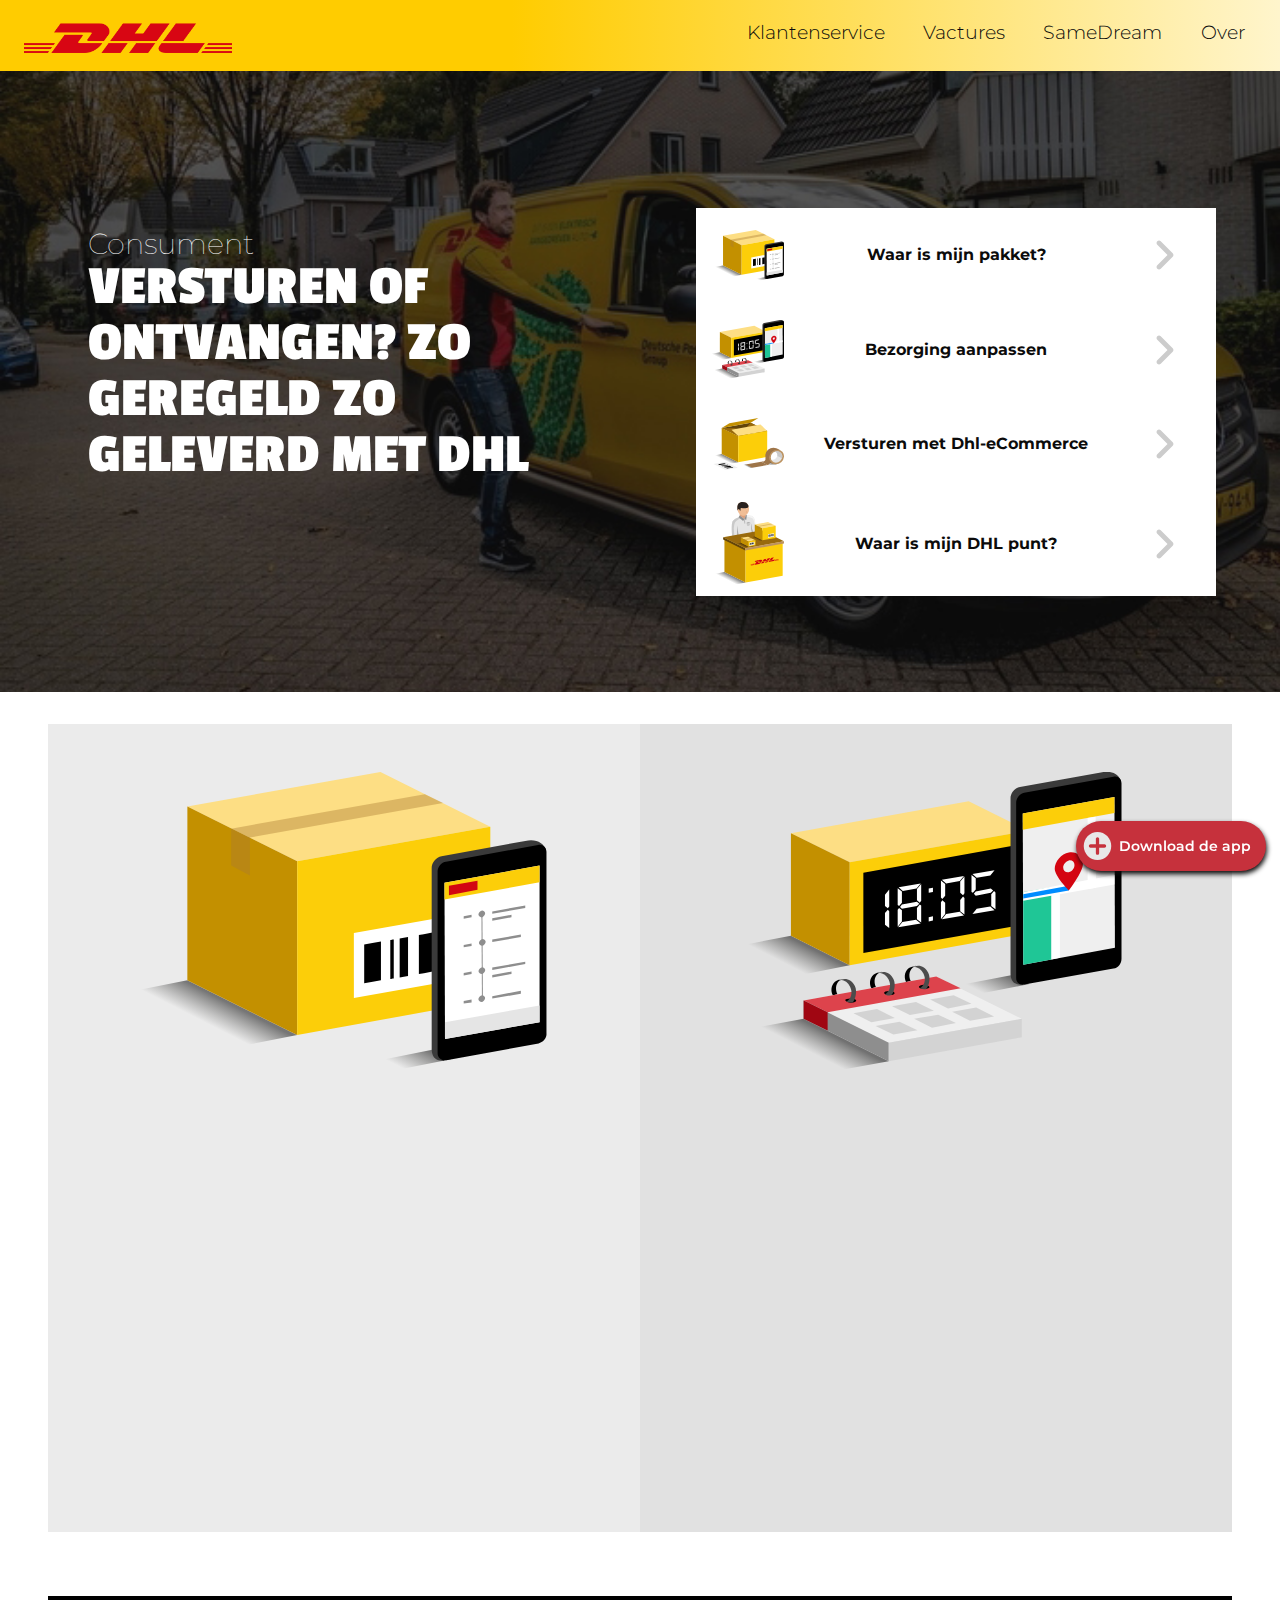
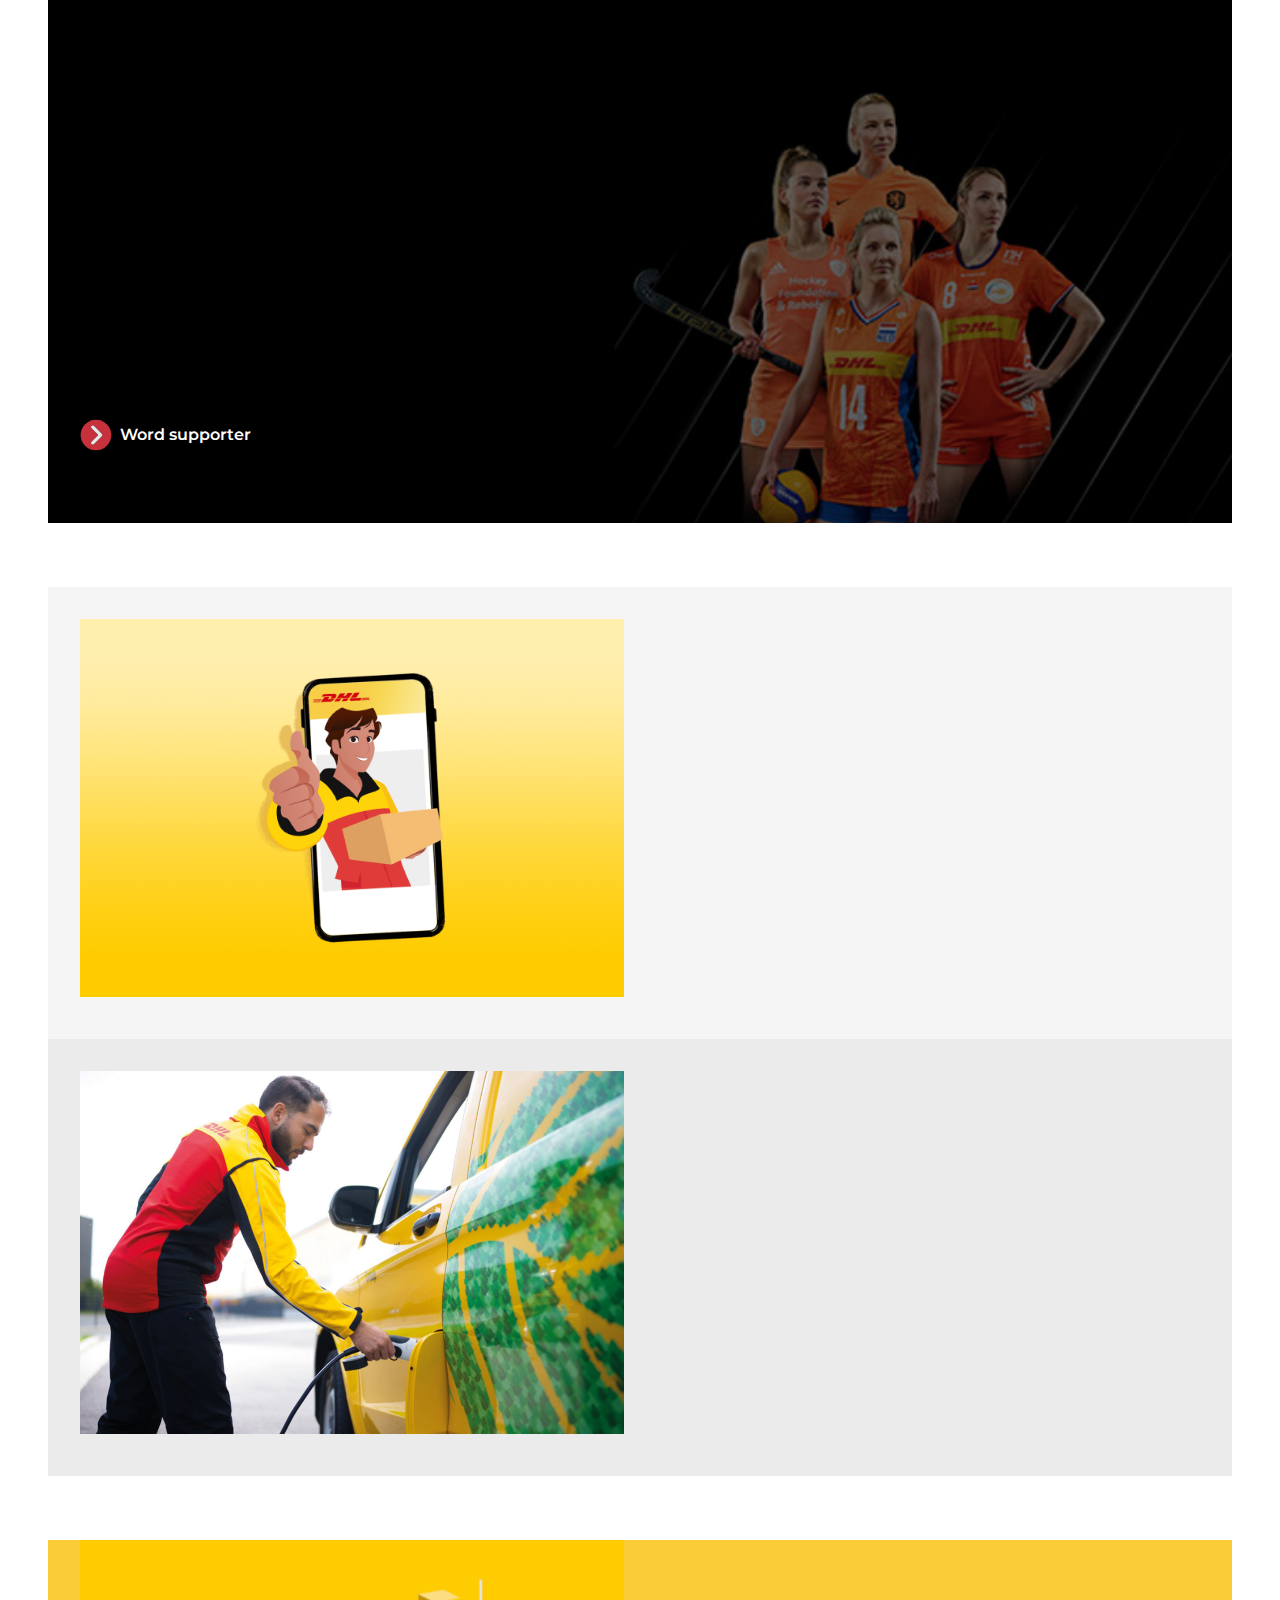
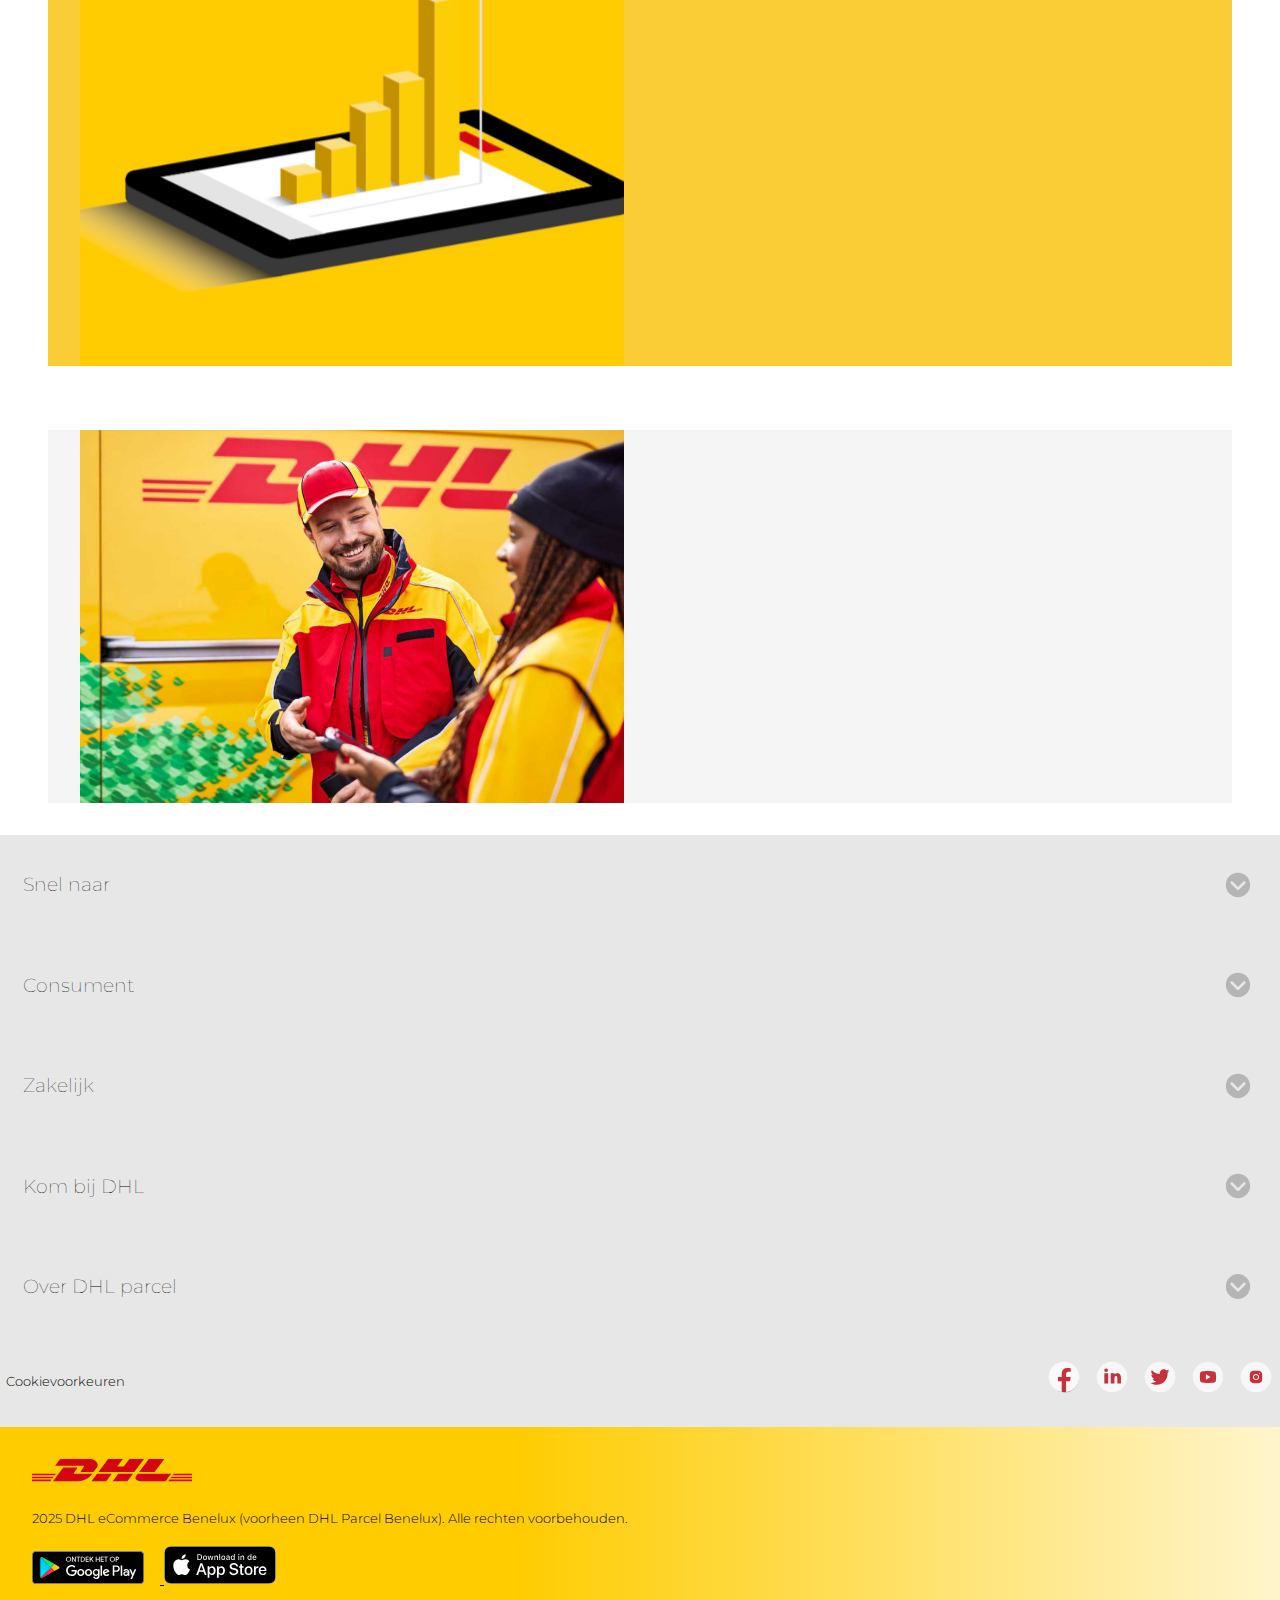
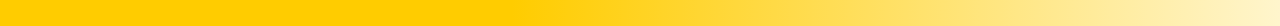
<file: index.html>
<!doctype html>
<html lang="nl">

<head>
    <meta charset="UTF-8">
    <meta name="author" content="Carmen Brands">
    <meta name="viewport" content="width=device-width, initial-scale=1.0">
    <title>DHL-Parcel</title>
    <link href="styles/style.css" rel="stylesheet">
	<link rel="stylesheet" href="styles/algemeen.css">
    <link rel="icon" type="image/svg+xml" href="images/favicon.svg">
</head>

<body>
    <header>
        <nav>
			<a href="trackentrace.html"><img class="logo" src="./images/logo.png" alt="Logo van DHL"></a>
			<img class="openMenu" src="./images/menu.svg" alt="hamburger menu openen">
			<ul class="mainMenu">
				<li> <a href="trackentrace.html"> Klantenservice</a></li>
				<li> <a href="trackentrace.html"> Vactures </a></li>
				<li> <a href="trackentrace.html"> SameDream </a></li>
				<li> <a href="trackentrace.html"> Over </a></li>
				<li><img class="closeMenu" src="./images/menu-sluit.svg" alt="hamburger menu sluiten"></li>
			</ul>		
		</nav>
    </header>

    <main>
        <section>
            <article class="hidden">
                <h3>Consument</h3>
                <h1>Versturen of ontvangen? Zo geregeld zo geleverd met DHL</h1>
            </article>
            <ul>
                <li>
                    <a href="trackentrace.html">
                        <img src="images/pagina1/roll.svg" alt="Waar is mijn pakket?">
                        <h4>Waar is mijn pakket?</h4>
                        <img src="images/button-rechts-grijs.svg" alt="Lees meer">
                    </a>
                </li>
				<li>
                    <a href="trackentrace.html">
                        <img src="images/pagina1/delivery-options.svg" alt="Bezorging aanpassen">
                        <h4>Bezorging aanpassen</h4>
                        <img src="images/button-rechts-grijs.svg" alt="Lees meer">
                    </a>
                </li>
                <li>
                    <a href="trackentrace.html">
                        <img src="images/pagina1/pack.svg" alt="Versturen">
                        <h4>Versturen met Dhl-eCommerce</h4>
                        <img src="images/button-rechts-grijs.svg" alt="Lees meer">
                    </a>
                </li>
                <li>
                    <a href="trackentrace.html">
                        <img src="images/pagina1/packing.svg" alt="Waar is mijn DHL punt?">
                        <h4>Waar is mijn DHL punt?</h4>
                        <img src="images/button-rechts-grijs.svg" alt="Lees meer">
                    </a>
                </li>
            </ul>
        </section>

        <section>
			<article>
				<a href="trackentrace.html"><img src="images/roll.svg" alt="Volg je pakket"></a>
			</article>
			<article class="hidden">
				<h2>VOLG JE PAKKET OP DE VOET</h2>
				<p>Of je nu een bestelling uit Parijs verwacht of een cadeautje uit Enschede: via track en trace weet je altijd precies waar je pakket is en wanneer je m kunt verwachten.</p>
				<a href="trackentrace.html"><img src="images/button-rechts.svg" alt="">Ontdek waar je pakket nu is</a>
			</article>
		</section>

		<section>
			<article>
				<a href="trackentrace.html"><img src="images/delivery-options.svg" alt="Volg je pakket"></a>
			</article>
			<article class="hidden">
				<h2>BEZORGING WIJZIGEN</h2>
				<p>Komt het moment dat we langskomen niet goed uit? Of heb je onze bezorger gemist en een gele kaart op je deurmat gevonden? Kies zelf waar en wanneer je jouw pakket ontvangt.</p>
				<a href="trackentrace.html"><img src="images/button-rechts.svg" alt="">Maak nieuwe bezorgafspraak</a>
			</article>
		</section>

		<section>
			<article class="hidden">
				<h3>Trotse sponsor</h3>
				<h2>WORD OOK SUPPORTER VAN ONZE ORANJEVROUWEN</h2>
				<p>DHL is trotse sponsor en logistiek partner van onze nationale vrouwenteams in voetbal, hockey, handbal en volleybal. Samen delen we één droom: de absolute top bereiken, waar we al hard naartoe op weg zijn. Ook jij kunt supporter worden van deze SameDream missie. Meld je aan om als eerste op de hoogte te zijn van ticketacties, het laatste sportnieuws en ontvang exclusieve kortingen.</p>
			</article>
			<a href="trackentrace.html"><img src="images/button-rechts.svg" alt="">Word supporter</a>
		</section>

		<section>
			<a href="trackentrace.html"><img src="images/mijn-dhl.png" alt="Over de DHL app"></a>
			<article class="hidden">
				<h3>Mijn DHL app</h3>
				<h2>AL JE PAKKETJES IN DE HAND</h2>
				<p>Of je nou een pakket hebt verstuurd of juist verwacht: met de Mijn DHL op je telefoon of tablet vind je alles terug in één handig overzicht. Zo weet je binnen no-time wanneer je pakketten (en die van je huisgenoten) hun bestemming bereiken. Net buiten de deur op het geplande bezorgmoment? Geen probleem, met een paar drukken op de knop pas je de bezorgtijd en -plaats aan. Dan rijdt onze gele bus vrolijk verder!</p>									
			    <a href="trackentrace.html"><img src="images/button-rechts.svg" alt="">Mijn DHL app</a>
			</article>
		</section>

		<section>
			<a href="trackentrace.html"><img src="images/groen-pakket-verzenden2024.jpg" alt="Duurzaamheid bij DHL"></a>
			<article class="hidden">
				<h2>VERMINDEREN VAN CO2-UITSTOOT</h2>
				<p>Bij DHL eCommerce nemen we maatregelen om te verduurzamen. Bijna al onze bestelauto’s rijden op elektriciteit of HVO100, ofwel Hydrotreated Vegetable Oil. Dit is een duurzame fossielvrije brandstof, geproduceerd uit afval, restoliën en vetten. Daarnaast rijden we ook met e-trucks en elektrische (bak)fietsen. Op deze manier verminderen we onze CO2-uitstoot van webshop tot ontvanger.</p>
				<a href="trackentrace.html"><img src="images/button-rechts.svg" alt="">Meer weten</a>
			</article>
		</section>

		<section>
			<article>
				<a href="trackentrace.html"><img src="images/zakelijk.jpg" alt="Zakelijk bij DHL"></a>
			</article>
			<article class="hidden">
				<h3>DHL zakelijk</h3>
				<h2>Denk groot, bereik meer</h2>
				<p>Verstuur je gemiddeld meer dan 30 pakketten per maand? Dan profiteer je met DHL zakelijk van interessante extra's, zoals webshop-integratie en onze ophaaldienst. Maak zelf eenvoudig een zakelijk account aan zie meteen welke aantrekkelijke tarieven in jouw situatie gelden.</p>
				<a href="trackentrace.html"> <img src="images/button-rechts.svg" alt="">Ontdek alle voordelen</a>
			</article>
		</section>

		<section>
			<article>
				<a href="trackentrace.html"><img src="images/dhl-parcel-wordt-dhl-ecommerce.jpg" alt="Zakelijk bij DHL"></a>
			</article>
			<article class="hidden">
				<h2>DHL PARCEL IS NU DHL ECOMMERCE</h2>
				<p>DHL Parcel heet sinds kort DHL eCommerce. Onze service blijft zoals je gewend bent, alleen de naam is anders. </p>
				<a href="trackentrace.html"> <img src="images/button-rechts.svg" alt="">Lees meer</a>
			</article>
		</section>

		<a href="#top"> <img src="images/sticky-button.svg" alt="">Download de app</a>
	</main>

    <footer>
        <section>
            <details>
				<summary>Snel naar <img src="images/button-beneden.svg" alt="Bekijk meer"> </summary>
				<a href="trackentrace.html">Offerte aanvragen</a>
				<a href="trackentrace.html">Track and trace</a>
				<a href="trackentrace.html">Bezorger gemist</a>
				<a href="trackentrace.html">Support</a>
				<a href="trackentrace.html">Veelgestelde vragen</a>
			</details>

			<details>
				<summary>Consument <img src="images/button-beneden.svg" alt="Bekijk meer"></summary>
				<a href="trackentrace.html">Pakket versturen</a>
				<a href="trackentrace.html">Wereldwijd versturen</a>
				<a href="trackentrace.html">Bezorgtijden</a>
				<a href="trackentrace.html">Verpakkingstips</a>
				<a href="trackentrace.html">Tarieven</a>
			</details>	

			<details>
				<summary>Zakelijk <img src="images/button-beneden.svg" alt="Bekijk meer"> </summary> 
				<a href="trackentrace.html">Mijn zending</a>
				<a href="trackentrace.html">Dienstverlening</a>
				<a href="trackentrace.html">Locaties</a>
				<a href="trackentrace.html">Sectoren</a>
				<a href="trackentrace.html">Technologie</a>
				<a href="trackentrace.html">Kennisplatform</a>
			</details>	

			<details>
				<summary>Kom bij DHL <img src="images/button-beneden.svg" alt="Bekijk meer"></summary>
				<a href="trackentrace.html">Werken bij DHL</a>
				<a href="trackentrace.html">Bezorger</a>
				<a href="trackentrace.html">Logistiek</a>
				<a href="trackentrace.html">Servicepartner worden</a>
				<a href="trackentrace.html">Corporate</a>
				<a href="trackentrace.html">Stages</a>
			</details>	
	
			<details>
				<summary>Over DHL parcel <img src="images/button-beneden.svg" alt="Bekijk meer"></summary>
				<a href="trackentrace.html">Algemene voorwaarden</a>
				<a href="trackentrace.html">Privacyverklaring</a>
				<a href="trackentrace.html">Maatschappelijk</a>
				<a href="trackentrace.html">Duurzaamheid</a>
				<a href="trackentrace.html">Partnerships</a>
				<a href="trackentrace.html">Pers</a>
			</details>
	</section>

	 <section> 
			<button>Cookievoorkeuren</button>

			<ul>
				<li> <a href="trackentrace.html"><img src="images/facebook.svg" alt="Icoon van facebook"></a></li>
				<li> <a href="trackentrace.html"><img src="images/linkedin.svg" alt="Icoon van Linkedin"></a></li>
				<li> <a href="trackentrace.html"><img src="images/twitter.svg" alt="Icoon van Twitter"></a></li>
				<li> <a href="trackentrace.html"><img src="images/youtube.svg" alt="Icoon van Youtube"></a></li>
				<li> <a href="trackentrace.html"><img src="images/instagram.svg" alt="Icoon van Instagram"></a></li>
			</ul> 
	 </section>
	 <section>
		<a href="trackentrace.html"> <img src="images/pagina1/logo.svg" alt="DHL logo"> </a>
		<p>2025 DHL eCommerce Benelux (voorheen DHL Parcel Benelux). Alle rechten voorbehouden.</p>
		<section>
			<a href="trackentrace.html"> <img src="images/pagina1/google-play-nl.svg" alt="Ontdek de app op Google Play"> </a>
			<a href="trackentrace.html"> <img src="images/pagina1/app-store-nl.svg" alt="Dowload de app in de App Store"> </a>
		</section>
	</section>

    </footer>

    <script defer src="scripts/script.js"></script>
</body>
</html>
</file>
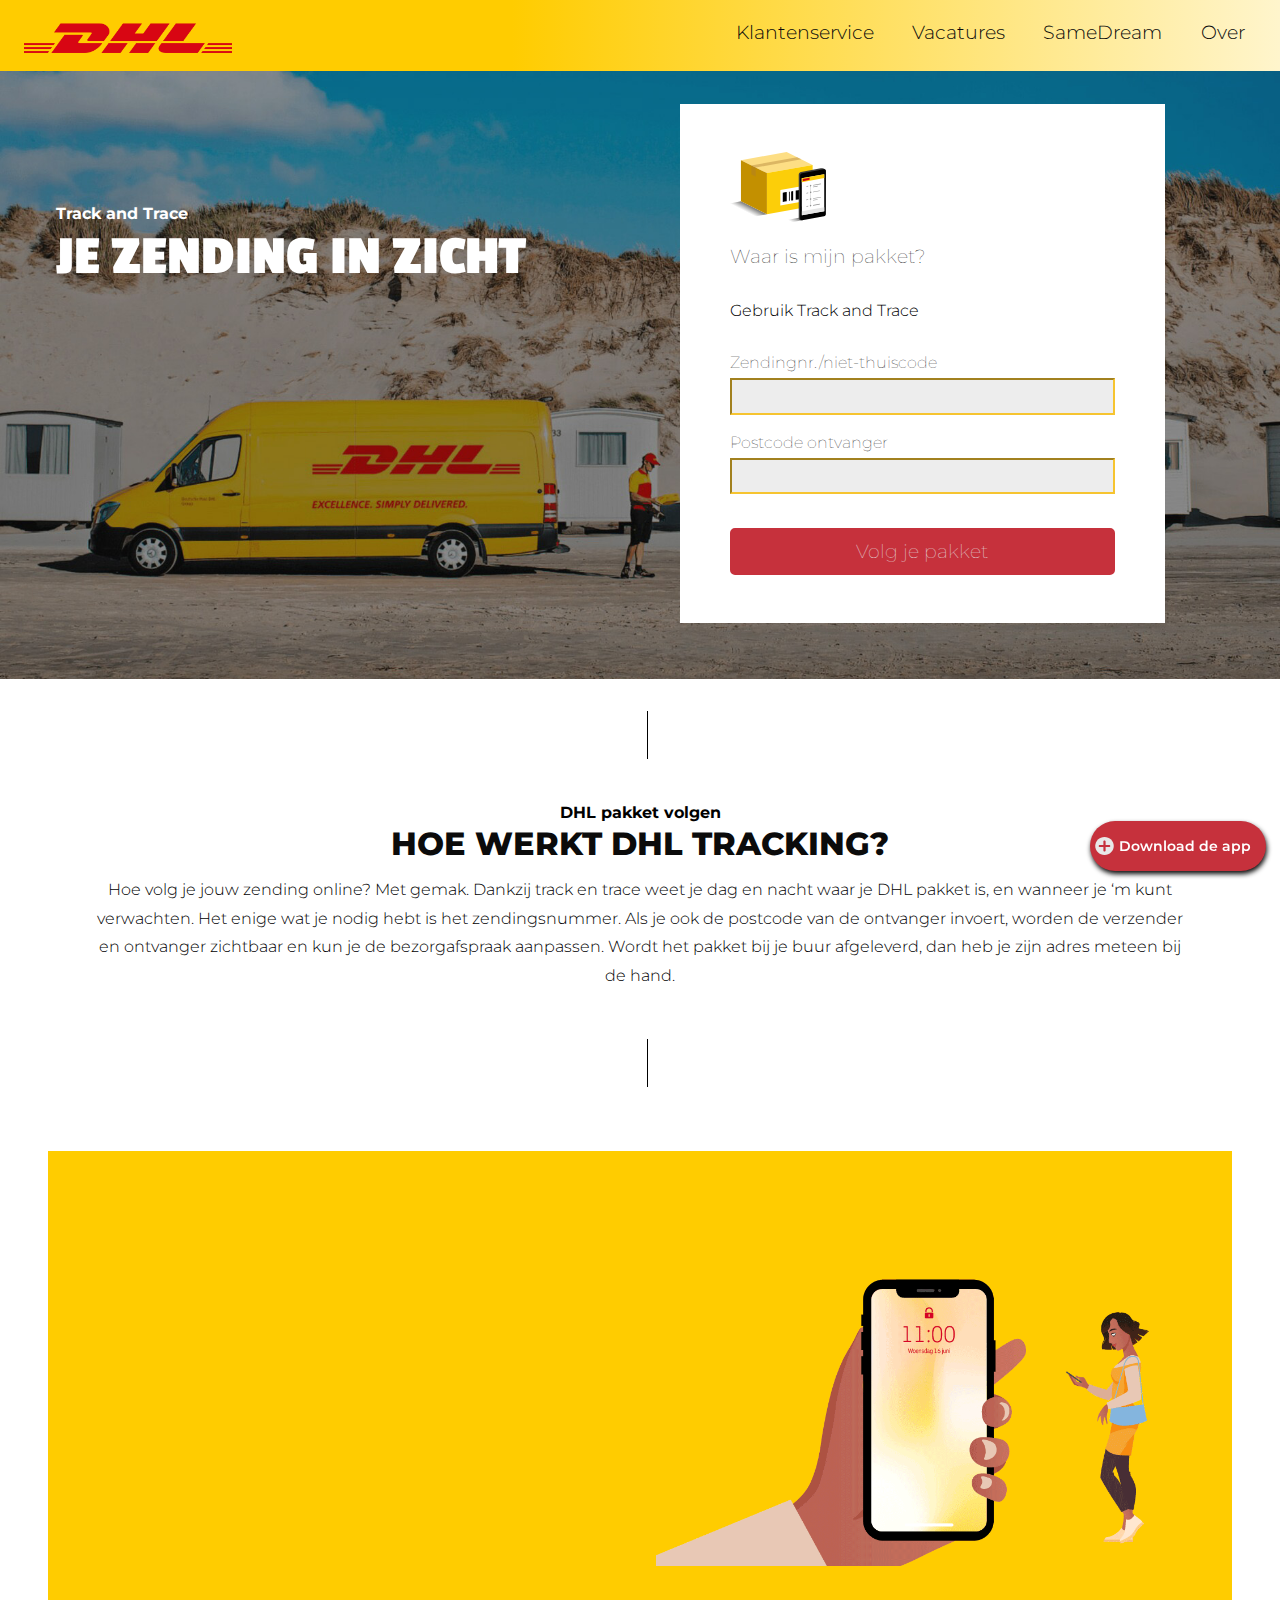
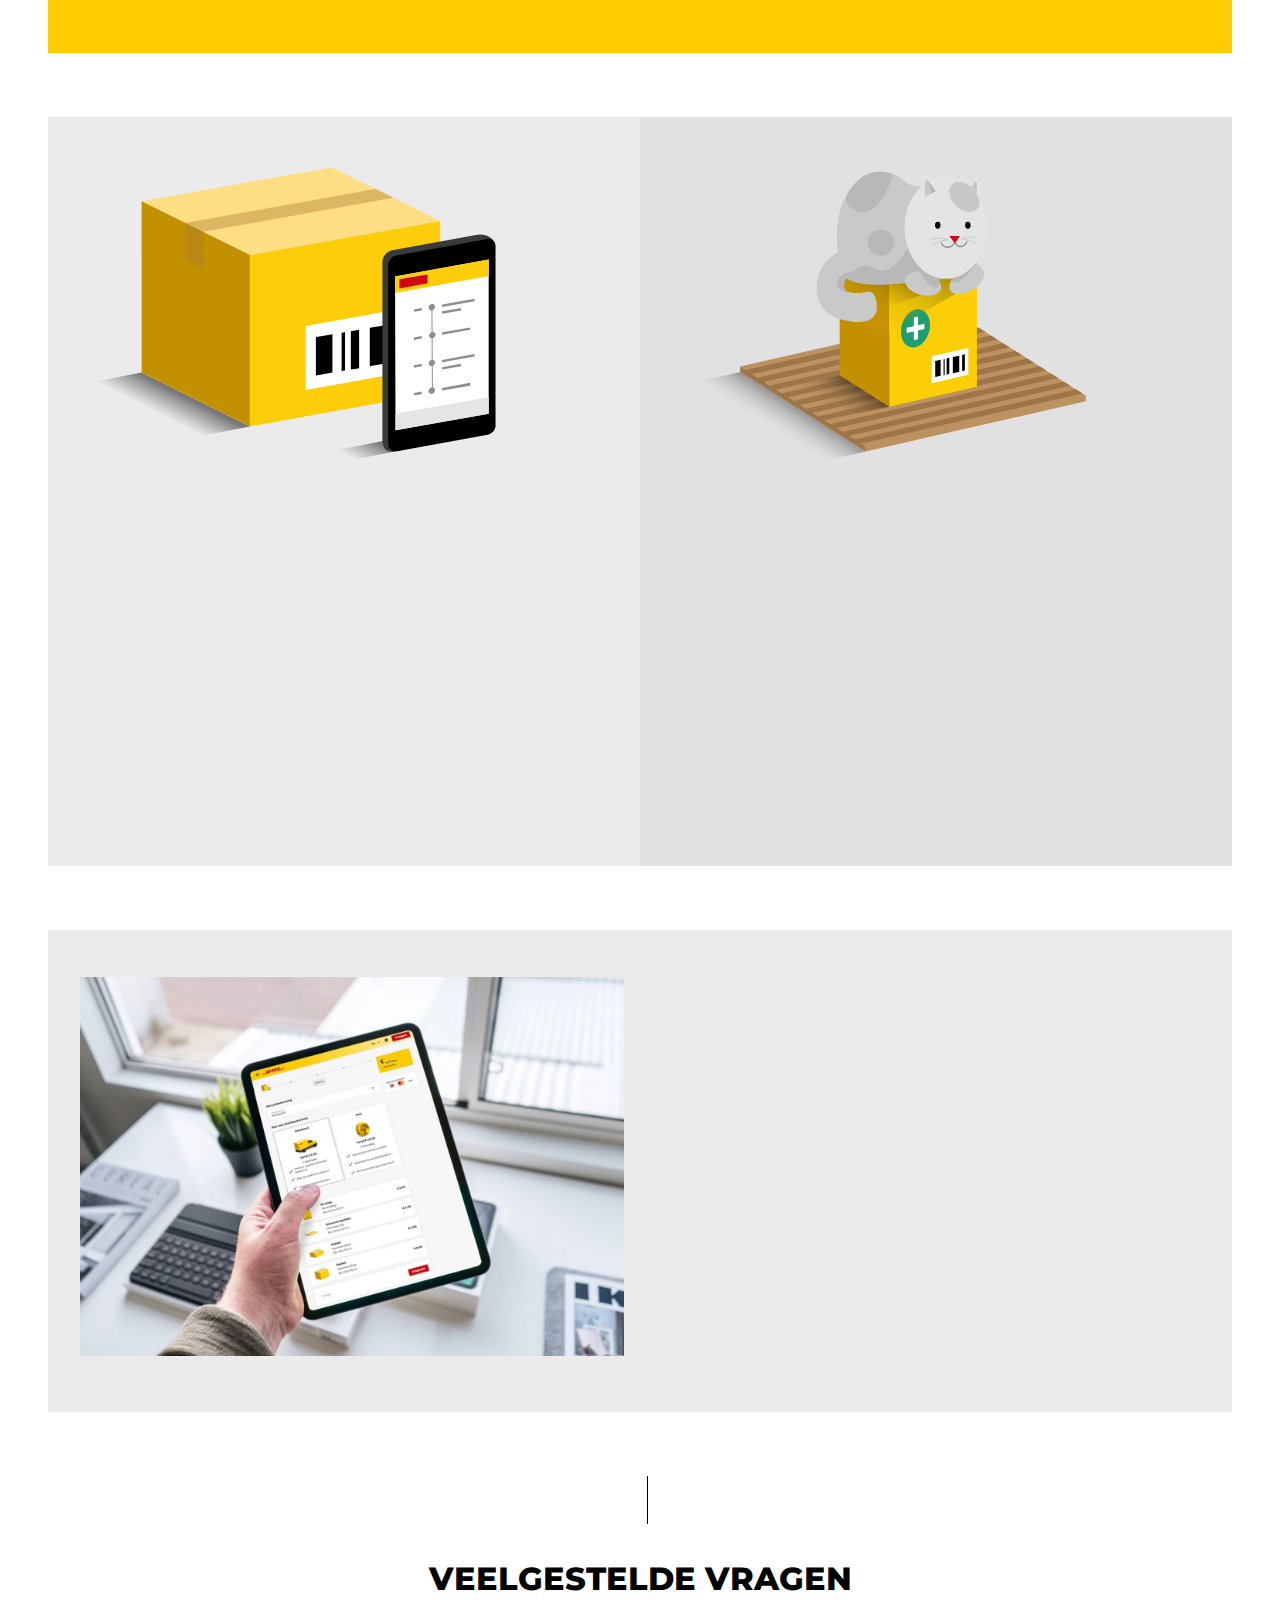
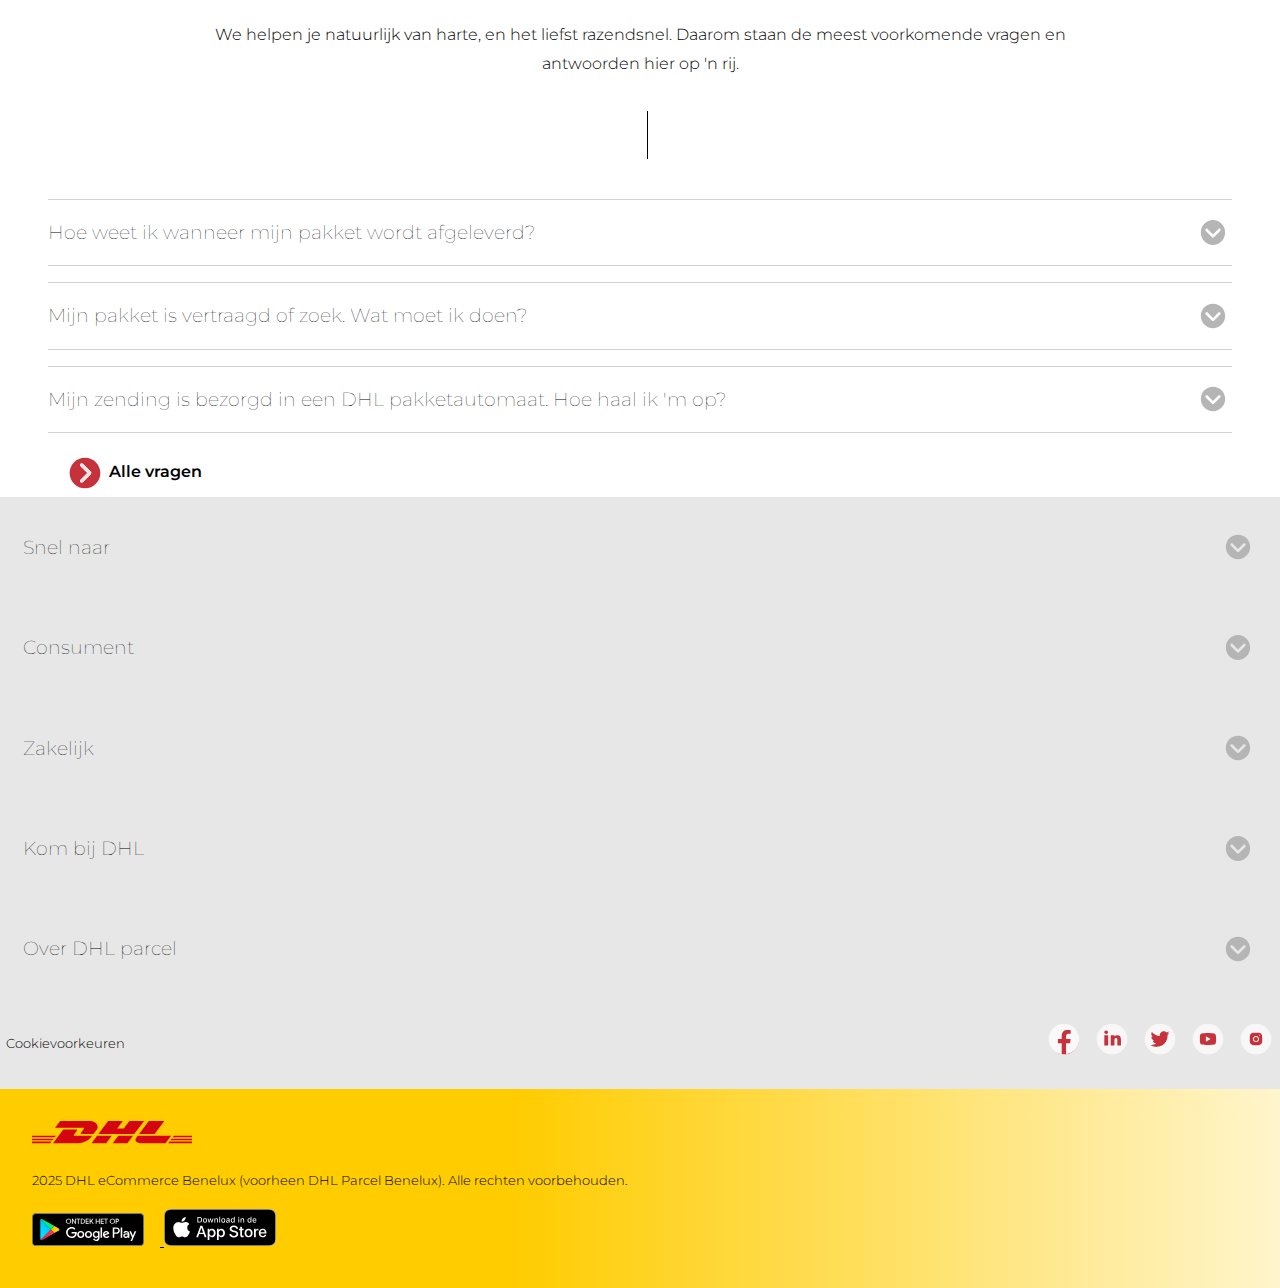
<file: trackentrace.html>
<!doctype html>
<html lang="nl">

<head>
    <meta charset="UTF-8">
    <meta name="author" content="Carmen Brands">
    <meta name="viewport" content="width=device-width, initial-scale=1.0">
    <title>Track & Trace - DHL Parcel</title>
    <link href="styles/styletrackentrace.css" rel="stylesheet">
	<link rel="stylesheet" href="styles/algemeen.css">
    <link rel="icon" type="image/svg+xml" href="images/favicon.svg">
</head>

<body>
    <header>
        <nav>
            <a href="index.html"><img class="logo" src="images/logo.png" alt="DHL Logo"></a>
            <button class="openMenu" aria-label="Menu openen">
                <img src="images/menu.svg" alt="Hamburger menu openen">
            </button>
            <ul class="mainMenu">
                <li><a href="index.html">Klantenservice</a></li>
                <li><a href="index.html">Vacatures</a></li>
                <li><a href="index.html">SameDream</a></li>
                <li><a href="index.html">Over</a></li>
                <li><button class="closeMenu" aria-label="Menu sluiten">
                        <img src="images/menu-sluit.svg" alt="Hamburger menu sluiten">
                    </button></li>
            </ul>
        </nav>
    </header>

    <main>
        <section> <!--1e sectie-->
            <article class="hidden">
                <h3>Track and Trace</h3>
                <h1>Je zending in zicht</h1>
            </article>
            <article>
                <form action="index.html" method="GET">
                    <fieldset>
                        <img src="images/roll.svg" alt="Track & Trace">
                        <h4>Waar is mijn pakket?</h4>
                        <p>Gebruik Track and Trace</p>
                        <label for="zendingnr">Zendingnr./niet-thuiscode</label>
                        <input id="zendingnr" name="zendingnr" required type="text">
                        <label for="postcodeOntvanger">Postcode ontvanger</label>
                        <input id="postcodeOntvanger" name="postcode" required type="text">
                        <p class="feedback">Je informatie klopt! Je kunt je pakket volgen.</p>
                        <button type="submit">Volg je pakket</button>
                    </fieldset>
                </form>
            </article>
        </section>

		<section class="hidden"> <!--2e sectie-->
			<article></article>
			<h3>DHL pakket volgen</h3>
			<h2>HOE WERKT DHL TRACKING?</h2>
			<p>Hoe volg je jouw zending online? Met gemak. Dankzij track en trace weet je dag en nacht waar je DHL pakket is, en wanneer je ‘m kunt verwachten. Het enige wat je nodig hebt is het zendingsnummer. Als je ook de postcode van de ontvanger invoert, worden de verzender en ontvanger zichtbaar en kun je de bezorgafspraak aanpassen. Wordt het pakket bij je buur afgeleverd, dan heb je zijn adres meteen bij de hand.</p>
			<article></article>
		</section>

		<section> <!--3e sectie-->
			<article>
				<a href="index.html"><img src="images/dhl-schermen.gif" alt="Track en trace jouw pakket in de app"></a>
			</article>
			<article class="hidden">
                <h3>DHL Tracking</h3>
				<h2>Je DHL pakket online volgen</h2>
				<p>Benieuwd of de bezorger bijna voor je deur staat? Met DHL Tracking check je direct de status van je pakket, wanneer je maar wilt. Onderweg ontvang je automatisch updates per e-mail of pushnotificaties. Ben je niet thuis, of hebben we elkaar gemist? Geen probleem, dan spreken we gewoon een nieuwe bezorgdatum af. Je regelt ‘t eenvoudig online of in de Mijn DHL app. </p>
				<a href="index.html"> <img src="images/button-rechts.svg" alt="">Download de app</a>
			</article>
		</section>

		<section>   <!--4e sectie-->
			<article>
				<a href="trackentrace.html"><img src="images/roll.svg" alt="Volg je pakket"></a>
			</article>
			<article class="hidden">
				<h2>ONZE BEZORGTIJDEN</h2>
				<p>We bezorgen van maandag tot en met zaterdag, overdag of ’s avonds. Zodra we het pakket in handen hebben, laten we jou via track en trace en per e-mail weten wanneer we verwachten het pakket te bezorgen. Op de dag van bezorging zie je een specifieker tijdvak van het bezorgmoment. </p>
			</article>
		</section>

		<section>  <!--5e sectie-->
			<article>
				<a href="trackentrace.html"><img src="images/lottie.svg" alt="Volg je pakket"></a>
			</article>
			<article class="hidden">
				<h2>BEZORGMOMENT WIJZIGEN</h2>
				<p>Het kan gebeuren: onze bezorger staat voor een dichte deur, en ook je buren zijn gevlogen. Dan gaat je pakket de volgende werkdag naar een DHL ServicePoint in de buurt. Wil je liever niet de straat op en je pakket toch thuis ontvangen? Maak dan een nieuwe bezorgafspraak.</p>
			</article>
		</section>

		<section> <!--6e sectie-->
			<a href="trackentrace.html"><img src="images/Verzendservice.jpg" alt="Over de DHL app"></a>
			<article class="hidden">
				<h3>Mijn DHL</h3>
				<h2>Ziezo, zelf verzonden</h2>
				<p>Zelf een envelop, brievenbuspakje of een ander pakket versturen met DHL? Dat kan via de Mijn DHL app, al vanaf €3,15. Ook zónder printer. Online maak je in no-time een verzendlabel aan of je kunt de QR-code laten scannen, dan printen wij ‘m voor je. Geef je pakket af bij een verzendpunt in de buurt, en hop – geregeld.</p>									
				<a href="trackentrace.html"> <img src="./images/button-rechts.svg" alt="">Verzend je pakket</a>
			</article>
		</section>

        <section> <!--7e sectie -->
			<article></article>
				<h2>Veelgestelde vragen</h2>
				<p>We helpen je natuurlijk van harte, en het liefst razendsnel. Daarom staan de meest voorkomende vragen en antwoorden hier op 'n rij.</p>
			<article></article>
			<details>
				<summary>Hoe weet ik wanneer mijn pakket wordt afgeleverd? <img src="images/button-beneden.svg" alt="Bekijk meer"></summary>
				<p>Met <a href="index.html">track en trace</a> volg je je pakket binnen Nederland op de voet. Elk moment van de dag. Een pakket naar het buitenland volg je via de <a href="index.html">internationale track en trace.</a> Alleen voor brievenbuspakketten naar het buitenland is geen track en trace beschikbaar.</p>
				<p>Hou het zendingsnummer en de postcode van de ontvanger bij de hand, dan weet je altijd precies waar je pakket zich bevindt. We sturen je een e-mail of sms zodra je pakket is afgeleverd.</p>
			</details>
			

			<details>
				<summary>Mijn pakket is vertraagd of zoek. Wat moet ik doen? <img src="images/button-beneden.svg" alt="Bekijk meer"></summary>
				<p>Doet je pakket er langer over dan verwacht? Dit is natuurlijk erg vervelend! We werken hard om jouw pakket op het verwachte bezorgmoment bij je af te leveren. Door de grote hoeveelheden pakketten die we dagelijks verwerken, lukt dit helaas niet altijd. We proberen je zending alsnog zo snel mogelijk bij je te bezorgen.</p>
				<a href="index.html"><img src="images/button-rechts.svg" alt="">Bekijk wat je kunt doen</a>
				<a href="index.html"><img src="images/button-rechts.svg" alt="">Track en trace onduidelijk?</a>
			</details>

            <details>
				<summary>Mijn zending is bezorgd in een DHL pakketautomaat. Hoe haal ik 'm op? <img src="images//button-beneden.svg" alt="Bekijk meer"></summary>
				<p>Zodra het pakket is geleverd, ontvang je een sms of e-mail met een unieke afhaalcode. Voer deze in op het display van de DHL Pakketautomaat, en je hebt je pakje te pakken. </p>
			</details>

			<a href="index.html"><img src="images/button-rechts.svg" alt="">Alle vragen</a>
		
		</section>

		<a href="index.html"> <img src="images//sticky-button.svg" alt="">Download de app</a>
	</main>

	<footer>
        <section>
            <details>
				<summary>Snel naar <img src="images/button-beneden.svg" alt="Bekijk meer"> </summary>
				<a href="trackentrace.html">Offerte aanvragen</a>
				<a href="trackentrace.html">Track and trace</a>
				<a href="trackentrace.html">Bezorger gemist</a>
				<a href="trackentrace.html">Support</a>
				<a href="trackentrace.html">Veelgestelde vragen</a>
			</details>

			<details>
				<summary>Consument <img src="images/button-beneden.svg" alt="Bekijk meer"></summary>
				<a href="trackentrace.html">Pakket versturen</a>
				<a href="trackentrace.html">Wereldwijd versturen</a>
				<a href="trackentrace.html">Bezorgtijden</a>
				<a href="trackentrace.html">Verpakkingstips</a>
				<a href="trackentrace.html">Tarieven</a>
			</details>	

			<details>
				<summary>Zakelijk <img src="images/button-beneden.svg" alt="Bekijk meer"> </summary> 
				<a href="trackentrace.html">Mijn zending</a>
				<a href="trackentrace.html">Dienstverlening</a>
				<a href="trackentrace.html">Locaties</a>
				<a href="trackentrace.html">Sectoren</a>
				<a href="trackentrace.html">Technologie</a>
				<a href="trackentrace.html">Kennisplatform</a>
			</details>	

			<details>
				<summary>Kom bij DHL <img src="images/button-beneden.svg" alt="Bekijk meer"></summary>
				<a href="trackentrace.html">Werken bij DHL</a>
				<a href="trackentrace.html">Bezorger</a>
				<a href="trackentrace.html">Logistiek</a>
				<a href="trackentrace.html">Servicepartner worden</a>
				<a href="trackentrace.html">Corporate</a>
				<a href="trackentrace.html">Stages</a>
			</details>	
	
			<details>
				<summary>Over DHL parcel <img src="images/button-beneden.svg" alt="Bekijk meer"></summary>
				<a href="trackentrace.html">Algemene voorwaarden</a>
				<a href="trackentrace.html">Privacyverklaring</a>
				<a href="trackentrace.html">Maatschappelijk</a>
				<a href="trackentrace.html">Duurzaamheid</a>
				<a href="trackentrace.html">Partnerships</a>
				<a href="trackentrace.html">Pers</a>
			</details>
	</section>

	 <section> 
			<button>Cookievoorkeuren</button>

			<ul>
				<li> <a href="trackentrace.html"><img src="images/facebook.svg" alt="Icoon van facebook"></a></li>
				<li> <a href="trackentrace.html"><img src="images/linkedin.svg" alt="Icoon van Linkedin"></a></li>
				<li> <a href="trackentrace.html"><img src="images/twitter.svg" alt="Icoon van Twitter"></a></li>
				<li> <a href="trackentrace.html"><img src="images/youtube.svg" alt="Icoon van Youtube"></a></li>
				<li> <a href="trackentrace.html"><img src="images/instagram.svg" alt="Icoon van Instagram"></a></li>
			</ul> 
	 </section>
	 <section>
		<a href="trackentrace.html"> <img src="images/pagina1/logo.svg" alt="DHL logo"> </a>
		<p>2025 DHL eCommerce Benelux (voorheen DHL Parcel Benelux). Alle rechten voorbehouden.</p>
		<section>
			<a href="trackentrace.html"> <img src="images/pagina1/google-play-nl.svg" alt="Ontdek de app op Google Play"> </a>
			<a href="trackentrace.html"> <img src="images/pagina1/app-store-nl.svg" alt="Dowload de app in de App Store"> </a>
		</section>
	</section>

    </footer>
	<script defer src="scripts/script.js"></script>
</body>
</html>
</file>
<file: styles/style.css>
/**********************/
/* STYLING PAGINA 1*/
/**********************/

/* CONTENT SECTIE 1 */
main section:first-of-type {
  padding: 4em;
  padding-top: 12em;
  padding-bottom: 5em;
  background-image: url("../images/busoverlay.jpg");
  background-repeat: no-repeat;
  background-size: cover;
}

main section:first-of-type h3 {
  font-size: 1.8em;
  font-weight: lighter;
  color: #fff;
}

main section:first-of-type a {
  width: 100%;
  padding: 0.7em 1em;
  display: flex;
  justify-content: space-between;
  align-items: center;
  background-color: var(--color-background);
  color: var(--color-text);
  text-decoration: none;
  line-height: 1em;
}

main section:first-of-type a:hover {
  background-color: var(--color-button);
  color: var(--color-footer);
  transition: 0.2s ease-in-out;
  transform: scale(1.05);
}

main section:first-of-type a:active {
  background-color: var(--color-active);
}

main section:first-of-type a img {
  width: 4.5em;
}

main section:first-of-type ul li {
  list-style: none;
}

main section:first-of-type a section {
  width: 50%;
  padding: 0.2em;
  display: flex;
  justify-content: space-between;
  align-items: center;
}

main section:first-of-type a section img {
  width: 3em;
}


/* CONTENT SECTIE 2-3-4-5-6-7-8 */
main section:nth-of-type(2),
main section:nth-of-type(3),
main section:nth-of-type(5),
main section:nth-of-type(6),
main section:nth-of-type(7),
main section:nth-of-type(8) {
  margin-top: 7em;
  padding: 0 2em;
}

main section:nth-of-type(2) a:first-of-type img,
main section:nth-of-type(3) a:first-of-type img,
main section:nth-of-type(4) a:first-of-type img,
main section:nth-of-type(5) a:first-of-type img,
main section:nth-of-type(6) a:first-of-type img,
main section:nth-of-type(7) a:first-of-type img,
main section:nth-of-type(8) a:first-of-type img {
  width: 100%;
  text-align: center;
}

main section:nth-of-type(2) article:nth-of-type(2) a,
main section:nth-of-type(3) article:nth-of-type(2) a,
main section:nth-of-type(4) article:nth-of-type(2) a,
main section:nth-of-type(5) article a,
main section:nth-of-type(6) article:first-of-type a,
main section:nth-of-type(7) article:nth-of-type(2) a,
main section:nth-of-type(8) article:nth-of-type(2) a {
  width: max-content;
  padding-left: 0;
  display: flex;
  align-items: center;
  font-family: var(--body-text);
  font-weight: 600;
  font-size: 1em;
  color: var(--color-text);
  text-decoration: none;
  transition: 0.2s ease-in-out;
}

main section:nth-of-type(2) article:nth-of-type(2) a:hover,
main section:nth-of-type(3) article:nth-of-type(2) a:hover,
main section:nth-of-type(4) article:nth-of-type(2) a:hover,
main section:nth-of-type(5) article:first-of-type a:hover,
main section:nth-of-type(6) article:first-of-type a:hover,
main section:nth-of-type(7) article:nth-of-type(2) a:hover,
main section:nth-of-type(8) article:nth-of-type(2) a:hover {
  transform: scale(1.05);
  color: var(--color-button);
  text-decoration: underline;
}

main section:nth-of-type(2) article:nth-of-type(2) a:active,
main section:nth-of-type(3) article:nth-of-type(2) a:active,
main section:nth-of-type(4) article:nth-of-type(2) a:active,
main section:nth-of-type(5) article:first-of-type a:active,
main section:nth-of-type(6) article:first-of-type a:active,
main section:nth-of-type(7) article:nth-of-type(2) a:active,
main section:nth-of-type(8) article:nth-of-type(2) a:active {
  color: var(--color-active);
}

main section:nth-of-type(2) article:nth-of-type(2) a img,
main section:nth-of-type(3) article:nth-of-type(2) a img,
main section:nth-of-type(4) a:first-of-type img,
main section:nth-of-type(5) article:first-of-type a img,
main section:nth-of-type(6) article:first-of-type a img,
main section:nth-of-type(7) article:nth-of-type(2) a img,
main section:nth-of-type(8) article:nth-of-type(2) a img {
  width: 3em;
  margin-left: -0.5em;
}

/* CONTENT SECTIE 4 */
main section:nth-of-type(4) {
  padding: 4em 2em;
  background-image: url("../images/oranje.jpg");
  background-repeat: no-repeat;
  background-size: cover;
}

main section:nth-of-type(4) h2,
main section:nth-of-type(4) p,
main section:nth-of-type(4) a {
  color: var(--color-background);
}

main section:nth-of-type(4) h3 {
  font-size: 1.8em;
  font-weight: lighter;
  margin-bottom: 1em;
  color: #fff;
}

main section:nth-of-type(4) a img {
  width: 2em;
  margin-left: -0.5em;
}

main section:nth-of-type(4) a {
  width: max-content;
  padding-left: 0;
  display: flex;
  align-items: center;
  font-family: var(--body-text);
  font-weight: 600;
  font-size: 1em;
  text-decoration: none;
  color: var(--color-background);
  transition: 0.2s ease-in-out;
}

main section:nth-of-type(4) a:hover {
  color: var(--color-button);
  text-decoration: underline;
  transform: scale(1.05);
}

main section:nth-of-type(4) a:active {
  color: var(--color-active);
}

/* CONTENT SECTIE 5-6-7-8 */
main section:nth-of-type(5) h3,
main section:nth-of-type(6) h3,
main section:nth-of-type(7) h3 {
  font-size: 1.8em;
  font-weight: lighter;
  margin-bottom: 1em;
  color: rgb(51, 51, 51);
}



main section:nth-of-type(5) p,
main section:nth-of-type(6) p,
main section:nth-of-type(7) p,
main section:nth-of-type(8) p {
  font-size: 1em;
  line-height: 1.5;
  color: rgb(51, 51, 51);
}


/* STICKY KNOP */
main > a {
  width: max-content;
  padding-right: 1em;
  height: 3.5em;
  position: fixed;
  bottom: 2em;
  right: 1em;
  display: flex;
  align-items: center;
  background-color: var(--color-button);
  color: var(--color-background);
  font-family: var(--body-text);
  font-weight: 600;
  font-size: 0.9em;
  text-decoration: none;
  border-radius: 5em;
  box-shadow: 1px 3px 5px var(--color-text);
  transition: 0.2s ease-in-out;
}

main > a:hover {
  background-color: var(--color-footer);
  color: var(--color-button);
  transform: scale(1.05);
}

main > a:active {
  background-color: rgb(204, 140, 140);
}

main > a img {
  width: 3em;
}

/**********************/
/* Responsiveness*/
/**********************/

@media (min-width: 741px) {
  main {
    display: grid;
    grid-template-columns: 1fr 1fr;
  }

  /* Section 4+7+ 8 */
  main section:first-of-type,
  main section:nth-of-type(4),
  main section:nth-of-type(5),
  main section:nth-of-type(6),
  main section:nth-of-type(7),
  main section:nth-of-type(8) {
    grid-column-start: 1;
    grid-column-end: 3;
  }

  main section:first-of-type,
  main section:nth-of-type(5),
  main section:nth-of-type(6),
  main section:nth-of-type(7),
  main section:nth-of-type(8) {
    display: grid;
    grid-template-columns: 1fr 1fr;
    column-gap: 2em;
  }

  
  main section:nth-of-type(4),
  main section:nth-of-type(5),
  main section:nth-of-type(6),
  main section:nth-of-type(7),
  main section:nth-of-type(8) {
    margin: 2em 3em 2em 3em;
  }

  /* Section 1*/
  main section:first-of-type article {
    padding: 1.5em;
  }

  /* Section 2*/
  main section:nth-of-type(2) {
    margin: 2em 0em 2em 3em;
    padding: 3em;
    background-color: rgb(235, 235, 235);
  }

  main section:nth-of-type(3) {
    margin: 2em 3em 2em 0em;
    padding: 3em;
    background-color: rgb(225, 225, 225);
  }

  main section:nth-of-type(2) img,
  main section:nth-of-type(3) img {
    width: 400px; /* Standaard breedte voor de afbeelding */
    height: 300px; /* Standaard hoogte voor de afbeelding */
  }

  main section:nth-of-type(2) a ,
  main section:nth-of-type(3) a  {
    width: 200px; /* Standaard breedte voor de afbeelding */
    height: 100px; /* Standaard hoogte voor de afbeelding */
  }
  

     /* Section 4*/
  main section:nth-of-type(4) p {
    width: 50%;
  }


   main section:nth-of-type(4) h2 {
    width: 50%;
  }

  /* Section 5 + 6*/
main section:nth-of-type(5),
main section:nth-of-type(6) {
  display: grid;
  grid-template-columns: 1fr 1fr; /* Twee kolommen */
  column-gap: 2em; /* Ruimte tussen kolommen */
  align-items: center; /* Verticale uitlijning */
  padding: 2em; /* Ruimte binnen de secties */
  margin: 2em 3em; /* Ruimte buiten de secties */
}

main section:nth-of-type(5) {
    margin: 2em 3em 2em 3em;
    margin-bottom: 0; /* Verwijder onderste marge */
    background-color: rgb(245, 245, 245);
  }

  main section:nth-of-type(6) {
    margin: 2em 3em 2em 3em;
    margin-top: 0; /* Verwijder bovenste marge */
    background-color: rgb(235, 235, 235);
  }



/* Afbeeldingen binnen sectie 5 en 6 */
main section:nth-of-type(5) img,
main section:nth-of-type(6) img {
  width: 100%; /* Afbeelding neemt volledige breedte */
  height: auto; /* Automatische hoogte */
  object-fit: cover; /* Zorgt dat de afbeelding mooi past */
}

  /* Section 7*/
  main section:nth-of-type(7) {
    margin: 2em 3em 2em 3em;
    background-color: #facc36;
  }

  main section:nth-of-type(7) img { 
    width: 100%;
    height: 100%;
    object-fit: cover; /* Afbeelding vult het grid-item */
    }

    /* Section 8*/
  main section:nth-of-type(8) {
    margin: 2em 3em 2em 3em;
    background-color: rgb(245, 245, 245);
  }

  main section:nth-of-type(8) img { 
    width: 100%;
    height: 100%;
    object-fit: cover; /* Afbeelding vult het grid-item */
    }

}

@media (min-width: 1050px) {
  /* Section 1*/
  main section:first-of-type article:nth-of-type(2) {
    width: 90%;
  }

  /* Section 2*/
  main section:nth-of-type(2) article:nth-of-type(2) {
    margin: 3em 2em 4em 2em;
  }

  /* Section 3*/
  main section:nth-of-type(3) article:nth-of-type(2) {
    margin: 3em 2em 4em 2em;
  }

  /* Section 5*/
  main section:nth-of-type(5) article:first-of-type img {
    margin-top: 0em;
    width: 100%;
  }


  /* Section 6*/
  main section:nth-of-type(6) article:first-of-type img {
    margin-top: 0em;
    width: 100%;
  }

  /* Section 7*/
  main section:nth-of-type(7) article:nth-of-type(2) {
    margin: 3em 2em 4em 2em;
  }

  /* Section 8*/
  main section:nth-of-type(8) article:nth-of-type(2) {
    margin: 3em 2em 4em 2em;
  }

}

@media (min-width: 1370px) {
  main section:nth-of-type(5) article:nth-of-type(2) {
    margin-top: 3em;
    padding-right: 3em;
  }
}

@media (min-width: 1430px) {
  /* Section 1*/
  main section:first-of-type article:nth-of-type(2) {
    width: 80%;
  }

  /* Section 2*/
  main section:nth-of-type(2) article:nth-of-type(2) {
    margin: 5em 2em 4em 2em;
  }

  /* Section 3*/
  main section:nth-of-type(3) article:nth-of-type(2) {
    margin: 5em 2em 4em 2em;
  }

   /* Section 5*/
   main section:nth-of-type(5) article:first-of-type img {
    margin-top: 0em;
  }

  /* Section 6*/
  main section:nth-of-type(6) article:first-of-type img {
    margin-top: 0em;
  }

  /* Section 7*/
  main section:nth-of-type(7) article:nth-of-type(2) {
    margin: 5em 2em 4em 2em;
  }

  /* Section 8*/
  main section:nth-of-type(8) article:nth-of-type(2) {
    margin: 5em 2em 4em 2em;
  }
}

@media (min-width: 1700px) {
  /* Section 1*/
  main section:first-of-type article:nth-of-type(2) {
    width: 70%;
  }

  /* Section 2*/
  main section:nth-of-type(2) article:nth-of-type(2) {
    margin: 7em 2em 4em 2em;
  }

  /* Section 3*/
  main section:nth-of-type(3) article:nth-of-type(2) {
    margin: 7em 2em 4em 2em;
  }


  /* Section 7*/
  main section:nth-of-type(7) article:nth-of-type(2) {
    margin: 7em 2em 4em 2em;
  }

  /* Section 8*/
  main section:nth-of-type(8) article:nth-of-type(2) {
    margin: 7em 2em 4em 2em;
  }
}

/**********************/
/* Dark mode */
/**********************/
@media (prefers-color-scheme: dark) {
  :root {
    --color-button: #c6313c;
    --color-footer: #f7ce46;
    --color-background: rgb(50, 50, 50);
    --color-text: #fff;
    --color-active: rgb(255, 255, 255);
  }

  body {
    background-color: rgb(209, 209, 209);
  }

  footer {
    background-color: rgb(132, 132, 132);
  }

  footer section p {
    color: whitesmoke;
  }
}

/* Animaties */
@keyframes bounce {
  0%, 100% {
    transform: scale(1);
  }
  50% {
    transform: scale(1.2);
  }
}

footer section nav:nth-of-type(2) ul li img:hover,
main > a:hover {
  animation: bounce 1s ease-out;
}

.hidden {
  opacity: 0;
  transform: translateY(20%);
  transition: opacity 3s, transform 3s;
}

.show {
  opacity: 1;
  transform: translateY(0);
}

@media (prefers-reduced-motion) {
  .hidden {
    transition: none;
  }
}
/* Algemene animatie-instellingen */
@keyframes scale-bounce {
  0%, 100% {
    transform: scale(1);
  }
  50% {
    transform: scale(2);  /* Pas dit aan voor de bounce-effect */
  }
}

@keyframes scale-pulse {
  0%, 100% {
    transform: scale(1);
  }
  20%, 40%, 60%, 80%, 90% {
    transform: scale(1.1); /* Puls-effect */
  }
}

/* Animatie op de icons in de footer */
footer section nav:nth-of-type(2) ul li img:hover,
main > a:hover {
  animation: scale-bounce 1s ease-in-out 1;
}

/* Animatie op de download button */
main > a:hover {
  animation: scale-pulse 1s ease-in-out infinite;
}
</file>
<file: styles/algemeen.css>
/**************/
/* CSS REMEDY */
/**************/
@import url("https://fonts.googleapis.com/css2?family=Passion+One:wght@300;700&display=swap");
@import url("https://fonts.googleapis.com/css2?family=Montserrat:wght@400;700&display=swap"); 

* {
  box-sizing: border-box;
  /* overflow-x: hidden; */
  max-width: 100%;
}

:root {
  --color-text: rgb(11, 11, 11);
  --color-text2: #ffffff;
  --color-background: rgb(255, 255, 255);
  --color-footer: #e7e7e7;
  --color-button: #c6313c;
  --color-active: #8e2129;
  --gradient: linear-gradient(90deg, rgb(255, 204, 0) 40%, rgb(255, 245, 204) 100%);
  --font-heading: "Passion One", sans-serif;
  --font-body: "Montserrat", sans-serif;
}

html {
  scroll-behavior: smooth;
}

body {
  margin: 0;
  background-color: var(--color-background);
  font-family: var(--font-body);
  font-weight: 300;
  line-height: 1.8em;
}

h1 {
  font-family: var(--font-heading);
  text-transform: uppercase;
  font-size: calc(2.5vw + 1.5rem); /* Verklein de grootte van de tekst */
  color: white;
  word-wrap: break-word;
  margin: 0 auto;
  line-height: 1;
  font-weight: bold; /* Maak de tekst dikker */
}

h2 {
  margin-top: 0.5em;
  font-family: var(--font-heading);
  font-weight: 800;
  text-transform: uppercase;
  line-height: 1;
  font-size: 2em;
  color: var(--color-text);
}

h3 {
  color: var(--color-text2);
  margin: 0;
  font-family: var(--font-body);
  font-size: 1em;
  margin-top: 0.5em;
}
 
h4 {
font-family: var(--font-body);
color: var(--color-text);
}

/* Focus state algemeen*/
a:focus,
summary:focus,
button:focus,
input:focus {
  outline-color: var(--color-button);
}

form fieldset button {
  outline-color: #f7ce46;
}

/************/
/* HEADER*/
/************/
header nav {
  width: 100%;
  padding: 0em 1em 0em 1em;
  font-family: var(--heading-text);
  position: fixed;
  z-index: 1;
}

header nav img {
  margin-top: 0.2em;
  width: 1em;
}

header nav .logo {
  margin: 0.5em;
  width: 13em;
}

header nav {
  display: flex;
  justify-content: space-between;
  background: var(--gradient);
  color: var(--color-text);
}

header nav .mainMenu{
	margin:0em;
	display: flex;
	list-style: none;
}

header nav .mainMenu li a{
	padding: 0.95em 1em 0.95em 1em;
	display: inline-block;
	align-items:center;
	text-decoration: none;
	font-size: 1.2em;
	color:var(--color-text);
}

header nav .mainMenu li a:hover{
	background: var(--color-button);
	color:var(--color-footer);
	transition: 0.2s ease-in-out;
}

header nav .mainMenu li a:active{
	background: var(--color-active);
}

header nav .openMenu{
	margin:20px;
	font-size: 2rem;
	cursor: pointer;
	display: none;
}

header nav .mainMenu .closeMenu{
	display: none;
	font-size: 2rem;
	cursor: pointer;
}


/***********/
/* FOOTER*/
/***********/
footer {
  background-color: var(--color-footer);
}

footer section li {
  list-style: none;
}

footer section details {
  cursor: pointer;
  padding: 0.5em 0em 0.5em 0em;
  transition: 0.2s ease-in-out;
}

footer section details:hover {
  background-color: rgb(213, 213, 213);
  color: var(--color-button);
}

footer section details summary {
  padding: 1.2em;
  display: flex;
  justify-content: space-between;
  align-items: center;
  font-family: var(--heading-text);
  font-weight: 100;
  font-size: 1.2em;
  text-align: left;
  transition: 0.2s ease-in-out;
}

footer section details summary:hover {
  text-decoration: underline;
}

footer section details summary img {
  width: 2em;
}

footer section details a {
  padding: 0.5em 1.2em 0.5em 1.2em;
  display: flex;
  font-family: var(--body-text);
  text-decoration: underline;
  color: var(--color-text);
  cursor: pointer;
}

footer section details a:hover {
  text-decoration: underline;
  color: var(--color-button);
}

footer section:nth-of-type(2) {
  display: flex;
  }

  footer section:nth-of-type(2) { display: flex; justify-content: space-between; /* Zorgt ervoor dat de button en de iconen aan de uiteinden staan */align-items: center; /* Zorgt ervoor dat ze verticaal uitgelijnd zijn */
 
  }
   
  footer section:nth-of-type(2) button {
  margin: 0; /* Verwijder standaard marges */
   
  }
  /* Cookievoorkeuren button*/
  footer section:nth-of-type(2) button {
    display: flex; /*flexbox*/
    justify-content: left; /*zet de icons links*/
    list-style: none;
  } 
  
  button {
    margin-left: 1em;
    padding: 0.5em;
    background: none;
    font-size: 0.8em;
    font-family: var(--body-text);
    font-weight: 300;
    border: none;
    cursor: pointer;
    transition: 0.2s ease-out;
  }
  
  button:hover {
    font-weight: 600;
    color: var(--color-button);
    transform: scale(1.05);
  }
  
  /* Social media buttons*/
  footer section:nth-of-type(2) ul {
    display: flex; /*flexbox*/
    justify-content: right; /*zet de icons rechts*/
    list-style: none;
  }
   
  footer section:nth-of-type(2) ul li {
    display: inline-block;
  }
   
  footer section:nth-of-type(2) ul li a img {
    width: 3em; /*grootte van de icons */
    height: auto;
  }

/* Onderste gedeelte footer met gradient*/
footer section:nth-of-type(3) {
  padding: 0em 2em 0em 2em;
  background: var(--gradient-background);
  background: var(--gradient);
}

footer section:nth-of-type(3) p {
  padding-bottom: 0em;
  font-size: 0.8em;
  padding-left: 0em;
  padding-right: 1em;
}

footer section:nth-of-type(3) a img {
  width: 10em;
  margin-top: 1em;
  padding-top: 1em;
}

footer section:nth-of-type(3) section {
  margin-top: -2em;
  padding-top: 0em;
  padding-bottom: 2em;
}

footer section:nth-of-type(3) section a img:first-of-type {
  width: 8em;
  padding-left: 0em;
  padding-right: 1em;
}

/**********************/
  /* Responsiveness*/
  /**********************/
  @media (max-width: 740px) {
    header nav .mainMenu {
      top: 0;
      right: 0;
      left: 0;
      height: 45vh;
      position: fixed;
      z-index: 10;
      flex-direction: column;
      justify-content: center;
      background: rgb(232, 232, 232);
      transition: top 1s ease;
      display: none;
    }
  
    header nav .mainMenu .closeMenu {
      display: block;
      position: absolute;
      top: 15px;
      right: 40px;
    }
  
    header nav .openMenu {
      display: block;
      transition: 0.2s ease-in-out;
      margin-top: 0.4em;
      margin-bottom: 0.4em;
      padding: 0em;
    }
  
    header nav .mainMenu li a {
      padding: 1em;
    }
  
    header nav .mainMenu li a:hover {
      background: none;
      color: var(--color-button);
      transition: 0.2s ease-in-out;
      text-decoration: underline;
    }
  
    header nav .mainMenu li a:active {
      color: var(--color-active);
    }
  }
</file>
<file: styles/styletrackentrace.css>
/**********************/
/* STYLING PAGINA 2*/
/**********************/

/* CONTENT SECTIE 1*/
main section:first-of-type {
  padding: 2em;
  padding-top: 5em;
  background-image: url("../images/strandhuisOverlay.jpg");
  background-size: cover;
}

/* Formulier 1*/
main section:first-of-type form {
  padding: 2em;
  background-color: var(--color-background);
}

main section:first-of-type form img {
  width: 6em;
}

main section:first-of-type form h4 {
  margin-top: 0.5em;
  font-family: var(--heading-text);
  font-size: 1.2em;
  font-weight: 100;
}

main section:first-of-type form p {
  margin-top: 0.2em;
  margin-bottom: 1.5em;
}


label {
  font-family: var(--heading-text);
  font-weight: 100;
  line-height: 1;
  color: var(--color-text);
  cursor: pointer;
}

form:invalid {
  background: rgba(212, 196, 19, 0.385);
}

fieldset {
  border: none;
  transition: all 0.2s;
  padding: 1em;
}

fieldset:valid p:nth-of-type(2) {
  display: block;
  color: black;
  background: rgb(247, 206, 70);
  border: seagreen 18px;
  padding: 1em 1em 1em 1em;
  font-family: var(--body-text);
  font-size: 1em;
  line-height: 1em;
}

fieldset:invalid {
  background: none;
}

fieldset:invalid p:nth-of-type(2) {
  display: none;
}

main section:first-of-type form fieldset input:first-of-type,
main section:first-of-type form fieldset input:nth-of-type(2) {
  width: 100%;
  margin-bottom: 1em;
  padding: 0.5em 0em 0.5em 0.5em;
  background-color: rgb(237, 237, 237);
  font-family: var(--body-text);
  font-weight: 100;
  font-size: 0.9em;
  transition: all 0.2s;
  z-index: 2;
}

input:valid {
  border-color: seaGreen;
  background-color: rgb(12, 190, 27);
}

input:invalid {
  border-color: #f6c430;
}

input:focus {
  transform: scale(1.01, 1.01);
}

input:focus + p.tooltip {
  display: block;
  opacity: 1;
  margin-top: -1.3em;
}

main section:first-of-type form button {
  width: 100%;
  margin: 1em 0em 0em 0em;
  padding: 0.5em 1em 0.5em 1em;
  background-color: var(--color-button);
  border-color: var(--color-button);
  color: var(--color-footer);
  font-family: var(--heading-text);
  font-weight: 100;
  font-size: 1.2em;
  border-style: solid;
  border-radius: 5px;
  border-width: 0.15em;
  cursor: pointer;
}

main section:first-of-type form button:hover {
  background-color: var(--color-footer);
  border-color: var(--color-button);
  color: var(--color-button);
}

main section:first-of-type form button:active {
  background-color: rgb(204, 140, 140);
}

/* CONTENT SECTIE 2 */
main > section:nth-of-type(2) {
  grid-column: 1 / -1; /* Zorg ervoor dat het de volledige breedte van het grid beslaat */
  display: flex; /* Gebruik flexbox om te centreren */
  flex-direction: column; /* Rangschik de inhoud in een kolom (verticaal) */
  align-items: center; /* Centreer horizontaal */
  justify-content: center; /* Centreer verticaal */
  text-align: center; /* Centreer de tekst binnen de sectie */
}

main section:nth-of-type(2) h3 {
  color: black;
  text-align: center;
}

main section:nth-of-type(2) h2 {
  margin: 0em 0em 0em 0em;
  font-family: var(--heading-text);
  font-size: 2em;
  color: var(--color-text);
}


/* CONTENT SECTIE 2 - 7*/
main section:nth-of-type(2) article,
main section:nth-of-type(7) article {
  width: 50%;
  margin-top: 2em;
  margin-bottom: 2em;
  margin-left: 0.5em;
  border-right: 0.1em solid black;
  height: 3em;
}


/* CONTENT SECTIE 3 + 6*/
main section:nth-of-type(3) {
  background-color: rgb(255, 204, 0) ;
  margin: 0 4% 0 4%; /* dit is zodat deze sectie even breed is als de andere */

}

main section:nth-of-type(3) h3,
main section:nth-of-type(6) h3 {
  font-size: 1.8em;
  font-weight: lighter;
  margin-bottom: 1em;
  color: rgb(51, 51, 51);
}

main section:nth-of-type(3) article:nth-of-type(2) a img {
  width: 3em;
  margin-left: -0.5em;
}

main section:nth-of-type(3) a {
  width: max-content;
  padding-left: 0em;
  align-items: center;
  font-family: var(--body-text);
  font-weight: 600;
  font-size: 1em;
  text-decoration: none;
  color: black;
  transition: 0.2s ease-in-out;
}

/* CONTENT SECTIE 6*/
section:nth-of-type(6) {
  margin-top: 7em;
  padding: 0em 2em 0em 2em;
}

main section:nth-of-type(6) a:first-of-type img {
  width: 100%;
  text-align: center;
}

main section:nth-of-type(6) article a {
  width: max-content;
  padding-left: 0em;
  display: flex;
  align-items: center;
  font-family: var(--body-text);
  font-weight: 600;
  font-size: 1em;
  color: var(--color-text);
  text-decoration: none;
  line-height: 1em;
  transition: 0.2s ease-in-out;
}

main section:nth-of-type(6) article:first-of-type a:hover {
  transform: scale(1.05);
  color: var(--color-button);
  text-decoration: underline;
}

main section:nth-of-type(6) article:first-of-type a:active {
  color: var(--color-active);
}

main section:nth-of-type(6) article:first-of-type a img {
  width: 3em;
  margin-bottom: 1.2em;
}

main section:nth-of-type(6) h3 {
  color: black;
}

/* CONTENT SECTIE 7*/
main section:nth-of-type(7) {
  margin-bottom: 5em;
}

main section:nth-of-type(7) p {  
  text-align: center;
  width: 80%;
  margin: 0 auto;
}

main section:nth-of-type(7) h2 {
  margin-top: 1.2em;
  font-family: var(--heading-text);
  font-size: 2em;
  color: black;
  text-align: center;
}

main section:nth-of-type(7) details {
  width: 100%;
  margin: 0em;
  padding: 0.5em 0em 0.5em 0em;
  background-color: rgb(255, 255, 255);
  transition: 0.2s ease-in-out;
  border:gray
}

main section:nth-of-type(7) details:hover {
  background-color: rgb(213, 213, 213);
  color: var(--color-button);
}

main section:nth-of-type(7) details summary {
  padding: 0.7em 0 0.7em 0em;
  display: flex;
  justify-content: space-between;
  align-items: center;
  font-family: var(--heading-text);
  font-weight: 100;
  font-size: 1.2em;
  text-align: left;
  line-height: 1.2em;
  list-style-type: none;
  transition: 0.2s ease-in-out;
  border-top: 1px solid lightgrey; /* voegt grzijze lijn toe boven */
}

main section:nth-of-type(7) details > summary {
  border-bottom: 1px solid lightgrey; /* voegt grzijze lijn toe onder */
}

main section:nth-of-type(7) details summary:hover {
  text-decoration: underline;
}

main section:nth-of-type(7) details p {
  padding: 0em 1.2em 0em 1.2em;
  font-family: var(--body-text);
  font-weight: 100;
  text-decoration: none;
  color: black;
}

main section:nth-of-type(7) details p a {
  width: auto;
  font-family: var(--body-text);
  font-weight: 300;
  display: inline-block;
  text-decoration: none;
  color: black;
  transform: none;
}

main section:nth-of-type(7) details p a:hover {
  display: inline-block;
  text-decoration: underline;
  transform: none;
}

main section:nth-of-type(7) details p a:active {
  color: var(--color-active);
}

main section:nth-of-type(7) details summary img {
  width: 2em;
}

main section:nth-of-type(7) > a,
main section:nth-of-type(7) details a:nth-of-type(2),
main section:nth-of-type(7) details a:nth-of-type(3) {
  margin-top: 0.5em;
}

main section:nth-of-type(7) > a img,
main section:nth-of-type(7) details:nth-of-type(2) a img,
main section:nth-of-type(7) details:nth-of-type(2) a img {
  width: 3em;
}

main section:nth-of-type(7) > a img,
main section:nth-of-type(7) details:nth-of-type(2) a img {
  margin-left: 0.8em;
}
main section:nth-of-type(7) a {
  width: max-content;
  padding-left: 0em;
  display: flex;
  align-items: center;
  font-family: var(--body-text);
  font-weight: 600;
  font-size: 1em;
  text-decoration: none;
  color: black;
  transition: 0.2s ease-in-out;
}

/* STICKY KNOP*/
main > a {
  width: max-content;
  padding-right: 1em;
  height: 3.5em;
  position: fixed;
  bottom: 2em;
  right: 1em;
  display: flex;
  align-items: center;
  background-color: var(--color-button);
  color: var(--color-background);
  font-family: var(--body-text);
  font-weight: 600;
  font-size: 0.9em;
  text-decoration: none;
  border-radius: 5em;
  box-shadow: 1px 3px 5px var(--color-text);
  transition: 0.2s ease-in-out;
}

main > a:hover {
  background-color: var(--color-footer);
  color: var(--color-button);
  transform: scale(1.05);
}

main > a:active {
  background-color: rgb(204, 140, 140);
}

main > a img {
  width: 2em;
}

/**********************/
/* Responsiveness*/
/**********************/

@media (min-width: 741px) {
  main {
    display: grid;
    grid-template-columns: 1fr 1fr;
  }

  /* Section 2 + 3 + 4 + 5 + 6 + 7*/
  main section:first-of-type,
  main section:nth-of-type(3),
  main section:nth-of-type(6),
  main section:nth-of-type(7) {
    grid-column-start: 1;
    grid-column-end: 3;
  }

  main section:first-of-type,
  main section:nth-of-type(3),
  main section:nth-of-type(6) {
    display: grid;
    grid-template-columns: 1fr 1fr;
    column-gap: 2em;
  }

  main section:nth-of-type(2) {
    display: grid;
    grid-template-columns: 1fr;
    column-gap: 2em;
  }

  main section:nth-of-type(4),
  main section:nth-of-type(5),
  main section:nth-of-type(6) {
    margin: 2em 3em 2em 3em;
  }

  /* Section 1*/
  main section:first-of-type article {
    padding: 1.5em;
  }

  main section:first-of-type article:first-of-type {
    padding-top: 7em;
  }

  main section:first-of-type article:nth-of-type(2) {
    width: 100%;
  }

  main section:first-of-type article h1 {
    line-height: 1em;
  }

  main section:first-of-type article h2 {
    font-size: 2.5em;
  }

  main section:first-of-type article:nth-of-type(2) a {
    padding: 1.5em;
  }

  /* Section 2*/
  main section:nth-of-type(2) {
    padding: 0em 4em 0em 4em;
  }

  /* Section 3 + 6*/
  main section:nth-of-type(3) p, 
  main section:nth-of-type(6) p{
    width: 90%;
  }

  main section:nth-of-type(3) img {
    width: 100%; /* Afbeelding neemt volledige breedte */
    height: auto; /* Automatische hoogte */
    object-fit: cover; /* Zorgt dat de afbeelding mooi past */
  }

  main section:nth-of-type(3) article:first-of-type img  {
    margin-top: 5em;
  }

  main section:nth-of-type(3) article:first-of-type,
  main section:nth-of-type(6) article:first-of-type {
    order: 1;
  }

  main section:nth-of-type(3) article:last-of-type,
  main section:nth-of-type(6) article:last-of-type {
    margin: 2em 0 0 2em;
  }

  main section:nth-of-type(3),
  main section:nth-of-type(6) {
    display: grid;
    grid-template-columns: 1fr 1fr; /* Twee kolommen */
    column-gap: 2em; /* Ruimte tussen kolommen */
    align-items: center; /* Verticale uitlijning */
    padding: 2em; /* Ruimte binnen de secties */
    margin: 2em 3em; /* Ruimte buiten de secties */
  }

   /* Section 4+ 5*/
   main section:nth-of-type(4) {
    margin: 2em 0em 2em 3em;
    padding: 3em;
    background-color: rgb(235, 235, 235);
  }

  main section:nth-of-type(5) {
    margin: 2em 3em 2em 0em;
    padding: 3em;
    background-color: rgb(225, 225, 225);
  }

  main section:nth-of-type(4) img,
  main section:nth-of-type(5) img {
    width: 400px; /* Standaard breedte voor de afbeelding */
    height: 300px; /* Standaard hoogte voor de afbeelding */
  }

  main section:nth-of-type(5) a  {
    width: 200px; /* Standaard breedte voor de afbeelding */
    height: 100px; /* Standaard hoogte voor de afbeelding */
  }

  /* Section 6 */
  main section:nth-of-type(6) {
    margin: 2em 3em 2em 3em;
    background-color: rgb(235, 235, 235);
  }

  main section:nth-of-type(6) img { 
    width: 100%;
    height: 100%;
    object-fit: cover; /* Afbeelding vult het grid-item */
    }

   /* Section 7*/
  main section:nth-of-type(7) {
    margin: 0em 3em 0em 3em;
    background: none;
  }

  main section:nth-of-type(7) h2,
  p {
    font-family: var(--font-body);
    
  }
}

@media (min-width: 1050px) {
  /* Section 1*/
  main section:first-of-type article:nth-of-type(2) {
    width: 90%;
  }

  /* Section 2*/
  main section:nth-of-type(2) {
    padding: 0em 6em 0em 6em;
  }

  /* Section 3*/
  main section:nth-of-type(3) article:first-of-type img {
    margin-top: 0em;
    width: 100%;
  }

  main section:nth-of-type(3) article:first-of-type img {
    margin-top: 2em;
  }

  /* Section 6*/
  main section:nth-of-type(6) article:nth-of-type(2) {
    margin-top: 1em;
    padding-right: 3em;
  }

  /* Section 4*/
  main section:nth-of-type(4) article:nth-of-type(2) {
    margin: 3em 2em 4em 2em;
  }

  /* Section 5*/
  main section:nth-of-type(5) article:nth-of-type(2) {
    margin: 3em 2em 4em 2em;
  }
}

@media (min-width: 1370px) {
  main section:nth-of-type(6) article:nth-of-type(2) {
    margin-top: 3em;
    padding-right: 3em;
  }
}

@media (min-width: 1430px) {
  /* Section 1*/
  main section:first-of-type article:nth-of-type(2) {
    width: 80%;
  }

  /* Section 2*/
  main section:nth-of-type(2) {
    padding: 0em 12em 0em 12em;
  }

  /* Section 3*/
  main section:nth-of-type(3) article:first-of-type img {
    margin-top: 0em;
  }

  /* Section 6*/
  main section:nth-of-type(6) article:nth-of-type(2) {
    margin-top: 6em;
    padding-right: 6em;
  }

  /* Section 4*/
  main section:nth-of-type(4) article:nth-of-type(2) {
    margin: 5em 2em 4em 2em;
  }

  /* Section 5*/
  main section:nth-of-type(5) article:nth-of-type(2) {
    margin: 5em 2em 4em 2em;
  }
}

@media (min-width: 1700px) {
  /* Section 1*/
  main section:first-of-type article:nth-of-type(2) {
    width: 70%;
  }

  /* Section 2*/
  main section:nth-of-type(2) {
    padding: 0em 18em 0em 18em;
  }

  /* Section 6*/
  main section:nth-of-type(6) article:nth-of-type(2) {
    margin-top: 8em;
    padding-right: 10em;
  }

  /* Section 4*/
  main section:nth-of-type(4) article:nth-of-type(2) {
    margin: 7em 2em 4em 2em;
  }

  /* Section 5*/
  main section:nth-of-type(5) article:nth-of-type(2) {
    margin: 7em 2em 4em 2em;
  }
}

/**********************/
/* Dark mode */
/**********************/
@media (prefers-color-scheme: dark) {
  :root {
    --color-button: #c6313c;
    --color-footer: #f7ce46;
    --color-background: rgb(50, 50, 50);
    --color-text: #fff;
    --color-active: rgb(255, 255, 255);
  }

  body {
    background-color: rgb(209, 209, 209);
  }

  footer {
    background-color: rgb(132, 132, 132);
  }

  footer section p {
    color: whitesmoke;
  }
}

/* Animaties */
@keyframes bounce {
  0%, 100% {
    transform: scale(1);
  }
  50% {
    transform: scale(1.2);
  }
}

footer section nav:nth-of-type(2) ul li img:hover,
main > a:hover {
  animation: bounce 1s ease-out;
}

.hidden {
  opacity: 0;
  transform: translateY(20%);
  transition: opacity 3s, transform 3s;
}

.show {
  opacity: 1;
  transform: translateY(0);
}

@media (prefers-reduced-motion) {
  .hidden {
    transition: none;
  }
}
/* Algemene animatie-instellingen */
@keyframes scale-bounce {
  0%, 100% {
    transform: scale(1);
  }
  50% {
    transform: scale(2);  /* Pas dit aan voor de bounce-effect */
  }
}

@keyframes scale-pulse {
  0%, 100% {
    transform: scale(1);
  }
  20%, 40%, 60%, 80%, 90% {
    transform: scale(1.1); /* Puls-effect */
  }
}

/* Animatie op de icons in de footer */
footer section nav:nth-of-type(2) ul li img:hover,
main > a:hover {
  animation: scale-bounce 1s ease-in-out 1;
}

/* Animatie op de download button */
main > a:hover {
  animation: scale-pulse 1s ease-in-out infinite;
}
</file>
